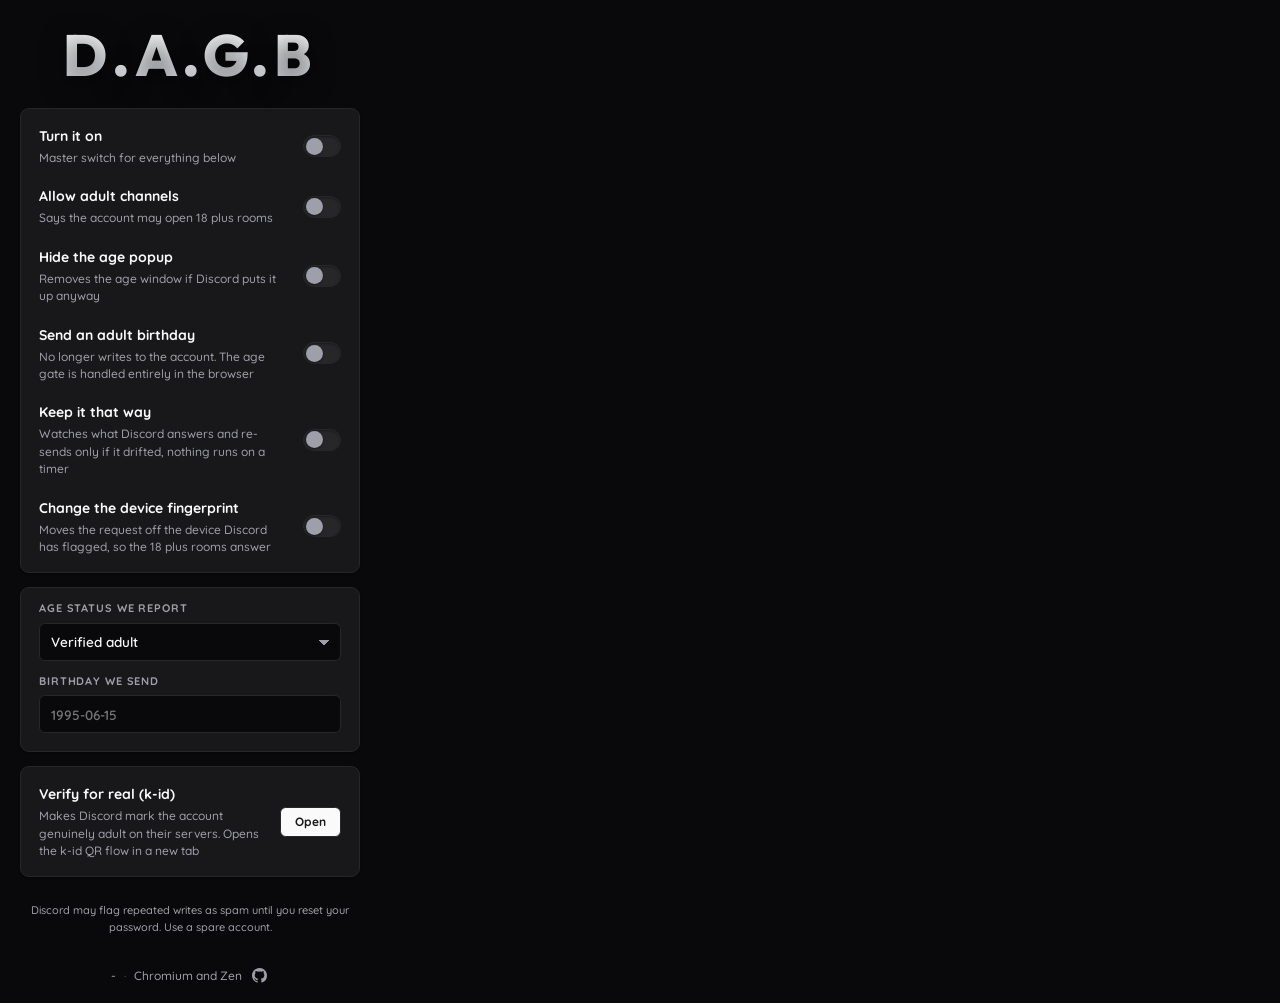
<file: extension/src/popup.html>
<!DOCTYPE html>
<html lang="en" class="dark">
<head>
<meta charset="utf-8">
<meta name="viewport" content="width=device-width, initial-scale=1">
<title>DAGB</title>
<link rel="stylesheet" href="fonts.css">
<style>
  :root {
    --background: oklch(0.141 0.005 285.823);
    --foreground: oklch(0.985 0 0);
    --card: oklch(0.21 0.006 285.885);
    --card-foreground: oklch(0.985 0 0);
    --primary: oklch(0.985 0 0);
    --primary-foreground: oklch(0.21 0.006 285.885);
    --secondary: oklch(0.274 0.006 286.033);
    --secondary-foreground: oklch(0.985 0 0);
    --muted: oklch(0.274 0.006 286.033);
    --muted-foreground: oklch(0.705 0.015 286.067);
    --accent: oklch(0.274 0.006 286.033);
    --accent-foreground: oklch(0.985 0 0);
    --border: oklch(0.274 0.006 286.033);
    --input: oklch(0.274 0.006 286.033);
    --ring: oklch(0.552 0.016 285.938);
    --radius: 0.65rem;
  }

  * { box-sizing: border-box; }

  html, body {
    margin: 0;
    width: 380px;
    background: var(--background);
    color: var(--foreground);
    font: 400 13.5px/1.5 'Quicksand', ui-rounded, 'SF Pro Rounded', 'Segoe UI Variable', system-ui, sans-serif;
    font-weight: 500;
    -webkit-font-smoothing: antialiased;
  }

  .shell { padding: 22px 20px 18px; display: flex; flex-direction: column; gap: 14px; }

  .brand {
    margin: 4px 0 10px;
    text-align: center;
    font-family: 'Outfit', 'Nunito', ui-rounded, system-ui, sans-serif;
    font-size: 58px; font-weight: 800; letter-spacing: 0.08em;
    line-height: 1;
    text-transform: uppercase;
    background: linear-gradient(180deg, #ffffff 0%, #d7dae0 100%);
    -webkit-background-clip: text;
    background-clip: text;
    -webkit-text-fill-color: transparent;
    text-shadow: 0 6px 24px rgba(0, 0, 0, 0.55);
  }

  .card {
    background: var(--card); border: 1px solid var(--border);
    border-radius: var(--radius); padding: 7px;
    box-shadow: 0 1px 2px rgba(0, 0, 0, 0.4);
  }

  .row { display: flex; align-items: center; justify-content: space-between; gap: 14px; padding: 10px 11px; border-radius: calc(var(--radius) - 2px); transition: background-color .12s ease; }
  .row:hover { background: var(--secondary); }
  .row .txt { min-width: 0; }
  .row .name { font-size: 14px; font-weight: 700; }
  .row .desc { font-size: 12px; color: var(--muted-foreground); margin-top: 2px; line-height: 1.45; font-weight: 500; }

  .btn {
    height: 30px; padding: 0 14px; font: inherit; font-size: 12px; font-weight: 700;
    color: var(--primary-foreground); background: var(--primary);
    border: 1px solid var(--border); border-radius: calc(var(--radius) - 3px); cursor: pointer;
  }
  .btn:hover { opacity: 0.88; }
  .btn:active { opacity: 0.78; }

  .sw { position: relative; flex: 0 0 auto; width: 38px; height: 22px; }
  .sw input { position: absolute; inset: 0; opacity: 0; margin: 0; cursor: pointer; }
  .sw .track {
    position: absolute; inset: 0; border-radius: 999px;
    background: var(--muted); border: 1px solid var(--border);
    transition: background-color .16s ease, border-color .16s ease;
    box-shadow: inset 0 1px 2px rgba(0,0,0,.35);
  }
  .sw .knob {
    position: absolute; top: 50%; left: 2px; width: 17px; height: 17px;
    margin-top: -8.5px; border-radius: 999px; background: var(--muted-foreground);
    transition: transform .16s ease, background-color .16s ease;
    pointer-events: none; box-shadow: 0 1px 2px rgba(0,0,0,.4);
  }
  .sw input:checked + .track { background: var(--primary); border-color: var(--primary); box-shadow: none; }
  .sw input:checked + .track .knob { transform: translateX(16px); background: var(--primary-foreground); }
  .sw input:focus-visible + .track { outline: 2px solid var(--ring); outline-offset: 2px; }

  select, input[type=text] {
    height: 38px; width: 100%;
    background: var(--background); color: var(--foreground);
    border: 1px solid var(--input); border-radius: calc(var(--radius) - 3px);
    padding: 0 11px; font: inherit; font-size: 13.5px; font-weight: 600; outline: none;
  }
  select:focus, input[type=text]:focus { border-color: var(--ring); box-shadow: 0 0 0 2px color-mix(in oklch, var(--ring) 30%, transparent); }
  select { appearance: none; cursor: pointer; padding-right: 28px;
    background-image: linear-gradient(45deg, transparent 50%, var(--muted-foreground) 50%), linear-gradient(135deg, var(--muted-foreground) 50%, transparent 50%);
    background-position: calc(100% - 16px) 16px, calc(100% - 11px) 16px;
    background-size: 5px 5px, 5px 5px; background-repeat: no-repeat;
  }
  .card .fields { padding: 5px 11px 11px; display: flex; flex-direction: column; gap: 12px; }
  .field { display: flex; flex-direction: column; gap: 6px; }
  .field > span { font-size: 11px; font-weight: 700; letter-spacing: 0.08em; text-transform: uppercase; color: var(--muted-foreground); }

  .foot { display: flex; align-items: center; justify-content: center; gap: 8px; font-size: 12px; color: var(--muted-foreground); padding-top: 6px; }
  .foot .sep { opacity: 0.45; }
  .foot .repo { color: var(--muted-foreground); display: inline-flex; align-items: center; padding: 2px; border-radius: 4px; transition: color .12s ease; }
  .foot .repo:hover { color: var(--foreground); }
  .warn { font-size: 11px; color: var(--muted-foreground); text-align: center; line-height: 1.5; padding: 0 4px; }
</style>
</head>
<body>
<div class="shell">

  <h1 class="brand">D.A.G.B</h1>

  <div class="card">
    <div class="row">
      <div class="txt"><div class="name">Turn it on</div><div class="desc">Master switch for everything below</div></div>
      <label class="sw"><input type="checkbox" id="enabled"><span class="track"><span class="knob"></span></span></label>
    </div>
    <div class="row">
      <div class="txt"><div class="name">Allow adult channels</div><div class="desc">Says the account may open 18 plus rooms</div></div>
      <label class="sw"><input type="checkbox" id="forceNsfw"><span class="track"><span class="knob"></span></span></label>
    </div>
    <div class="row">
      <div class="txt"><div class="name">Hide the age popup</div><div class="desc">Removes the age window if Discord puts it up anyway</div></div>
      <label class="sw"><input type="checkbox" id="hideUi"><span class="track"><span class="knob"></span></span></label>
    </div>
    <div class="row">
      <div class="txt"><div class="name">Send an adult birthday</div><div class="desc">No longer writes to the account. The age gate is handled entirely in the browser</div></div>
      <label class="sw"><input type="checkbox" id="autoDob"><span class="track"><span class="knob"></span></span></label>
    </div>
    <div class="row">
      <div class="txt"><div class="name">Keep it that way</div><div class="desc">Watches what Discord answers and re-sends only if it drifted, nothing runs on a timer</div></div>
      <label class="sw"><input type="checkbox" id="keepAlive"><span class="track"><span class="knob"></span></span></label>
    </div>
    <div class="row">
      <div class="txt"><div class="name">Change the device fingerprint</div><div class="desc">Moves the request off the device Discord has flagged, so the 18 plus rooms answer</div></div>
      <label class="sw"><input type="checkbox" id="rewriteFingerprint"><span class="track"><span class="knob"></span></span></label>
    </div>
    <div class="row" id="accessRow" style="display:none">
      <div class="txt"><div class="name">Give Discord access</div><div class="desc">Firefox keeps site access optional, one Allow lets this in</div></div>
      <button class="btn" id="grant">Allow</button>
    </div>
  </div>

  <div class="card">
    <div class="fields">
      <div class="field">
        <span>Age status we report</span>
        <select id="status">
          <option value="3">Verified adult</option>
          <option value="4">Inferred adult</option>
          <option value="2">Verified teen</option>
          <option value="5">Inferred teen</option>
        </select>
      </div>
      <div class="field">
        <span>Birthday we send</span>
        <input type="text" id="dob" spellcheck="false" autocomplete="off" placeholder="1995-06-15">
      </div>
    </div>
  </div>

  <div class="card">
    <div class="row">
      <div class="txt"><div class="name">Verify for real (k-id)</div><div class="desc">Makes Discord mark the account genuinely adult on their servers. Opens the k-id QR flow in a new tab</div></div>
      <button class="btn" id="verifyReal">Open</button>
    </div>
  </div>

  <p class="warn">Discord may flag repeated writes as spam until you reset your password. Use a spare account.</p>

  <div class="foot">
    <span id="footVersion">-</span>
    <span class="sep">·</span>
    <span>Chromium and Zen</span>
    <a class="repo" href="https://github.com/thevirgindev/dagb" target="_blank" rel="noopener noreferrer" title="DAGB on GitHub">
      <svg width="15" height="15" viewBox="0 0 16 16" fill="currentColor" aria-hidden="true"><path d="M8 0C3.58 0 0 3.58 0 8c0 3.54 2.29 6.53 5.47 7.59.4.07.55-.17.55-.38 0-.19-.01-.82-.01-1.49-2.01.37-2.53-.49-2.69-.94-.09-.23-.48-.94-.82-1.13-.28-.15-.68-.52-.01-.53.63-.01 1.08.58 1.23.82.72 1.21 1.87.87 2.33.66.07-.52.28-.87.51-1.07-1.78-.2-3.64-.89-3.64-3.95 0-.87.31-1.59.82-2.15-.08-.2-.36-1.02.08-2.12 0 0 .67-.21 2.2.82.64-.18 1.32-.27 2-.27s1.36.09 2 .27c1.53-1.04 2.2-.82 2.2-.82.44 1.1.16 1.92.08 2.12.51.56.82 1.27.82 2.15 0 3.07-1.87 3.75-3.65 3.95.29.25.54.73.54 1.48 0 1.07-.01 1.93-.01 2.2 0 .21.15.46.55.38A8.01 8.01 0 0 0 16 8c0-4.42-3.58-8-8-8z"/></svg>
    </a>
  </div>
</div>
<script src="popup.js"></script>
</body>
</html>
</file>
<file: extension/src/fonts.css>
@font-face {
  font-family: 'Outfit';
  font-style: normal;
  font-weight: 400 900;
  font-display: swap;
  src: url([data-uri]) format('woff2');
}

@font-face {
  font-family: 'Quicksand';
  font-style: normal;
  font-weight: 400 700;
  font-display: swap;
  src: url([data-uri]) format('woff2');
}
</file>
